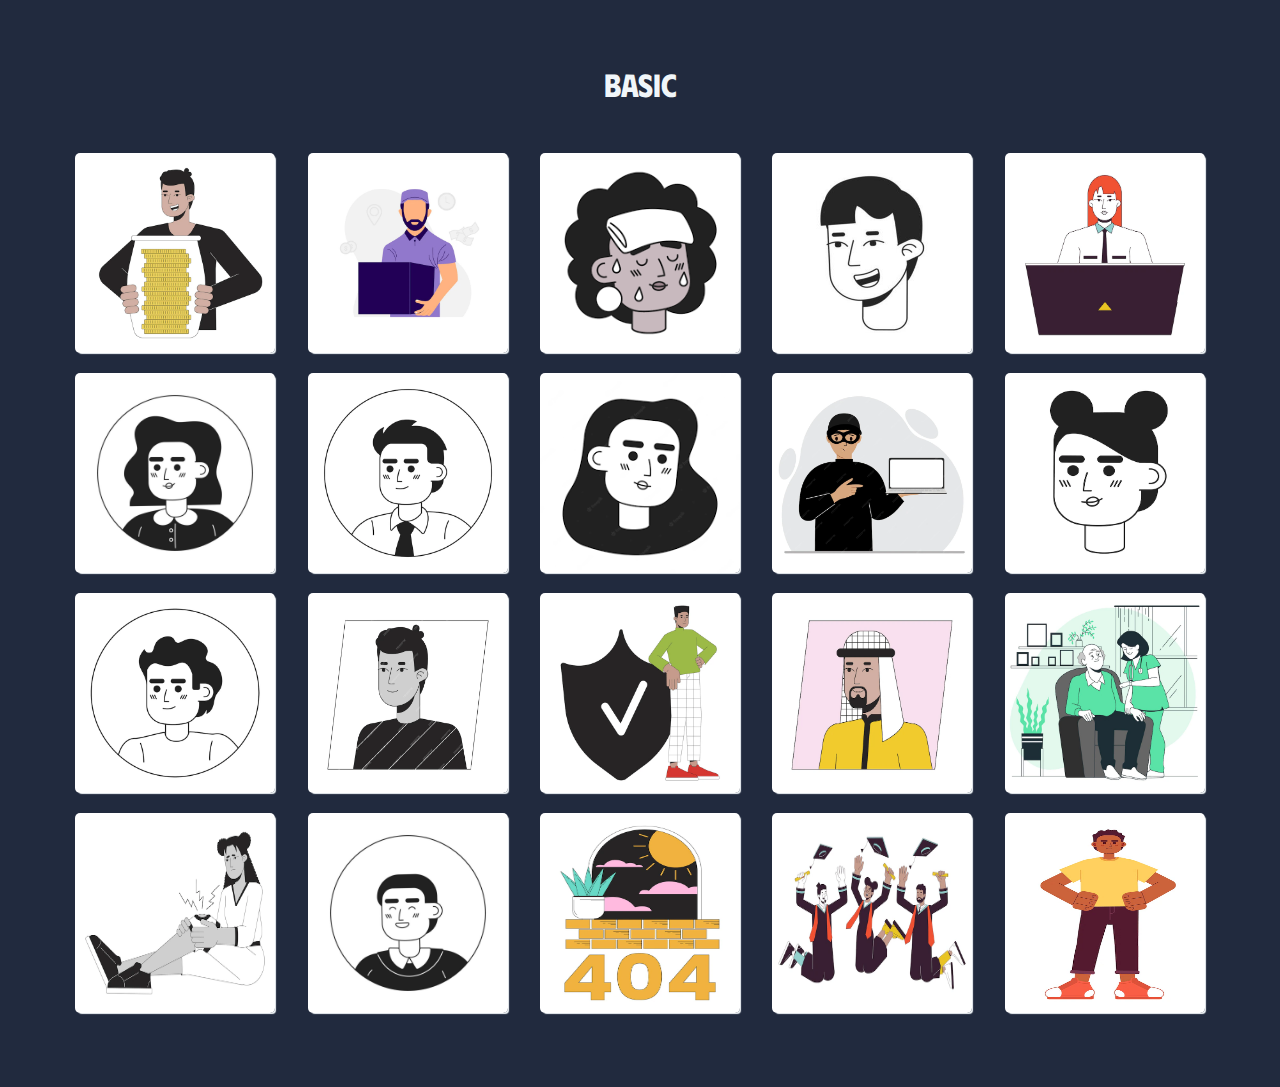
<file: basic/index.html>
<!DOCTYPE html>
<html lang="en">
  <head>
    <meta charset="UTF-8" />
    <meta name="viewport" content="width=device-width, initial-scale=1.0" />
    <title>Asigment 2 - Basic</title>
    <link rel="stylesheet" href="style.css" />
    <script src="script.js" defer></script>
  </head>
  <body>
    <div class="container">
      <h1>Basic</h1>
      <div class="imgContainer">
        <img src="../image/1.png" alt="img1" />
        <img src="../image/2.png" alt="img2" />
        <img src="../image/3.png" alt="img3" />
        <img src="../image/4.jpg" alt="img4" />
        <img src="../image/5.png" alt="img5" />
        <img src="../image/6.jpg" alt="img6" />
        <img src="../image/7.png" alt="img7" />
        <img src="../image/8.png" alt="img8" />
        <img src="../image/9.png" alt="img9" />
        <img src="../image/10.png" alt="img10" />
        <img src="../image/11.png" alt="img11" />
        <img src="../image/12.png" alt="img12" />
        <img src="../image/13.png" alt="img13" />
        <img src="../image/14.png" alt="img14" />
        <img src="../image/15.png" alt="img15" />
        <img src="../image/16.png" alt="img16" />
        <img src="../image/17.jpg" alt="img17" />
        <img src="../image/18.png" alt="img18" />
        <img src="../image/19.png" alt="img19" />
        <img src="../image/20.png" alt="img20" />
      </div>
    </div>
  </body>
</html>
</file>
<file: basic/style.css>
@import url("https://fonts.googleapis.com/css2?family=Josefin+Sans:ital,wght@0,300;0,400;0,500;0,600;0,700;1,300;1,400;1,500;1,600;1,700&family=Mooli&family=Patrick+Hand+SC&family=Phudu:wght@300;400;500;600;700;800;900&display=swap");

* {
  padding: 0;
  margin: 0;
}

body {
  background-color: #212a3e;
  font-family: "Phudu", cursive;
}

.container {
  /* width: 80%; */
  height: auto;
  text-align: center;
  padding: 5%;
  display: flex;
  flex-direction: column;
  gap: 50px;
}

.imgContainer {
  display: flex;
  gap: 10px;
  justify-content: space-around;
  align-items: center;
  flex-wrap: wrap;
}

h1 {
  color: #f1f6f9;
}

img {
  width: 200px;
  height: 200px;
  border-radius: 5px;
  margin-bottom: 10px;
  box-shadow: 2px 2px 1px -1px #F1F6F9;
  -webkit-box-shadow: 2px 2px 1px -1px #F1F6F9;
  -moz-box-shadow: 2px 2px 1px -1px #F1F6F9;
  animation: ease-in-out;
  transition: transform 0.3s;
}

img:hover {
  -ms-transform: scale(1.05);
  -webkit-transform: scale(1.05);
  box-shadow: 10px 10px 9px -1px #6499E9;
  -webkit-box-shadow: 10px 10px 9px -1px #6499E9;
  -moz-box-shadow: 10px 10px 9px -1px #6499E9;
}
</file>
